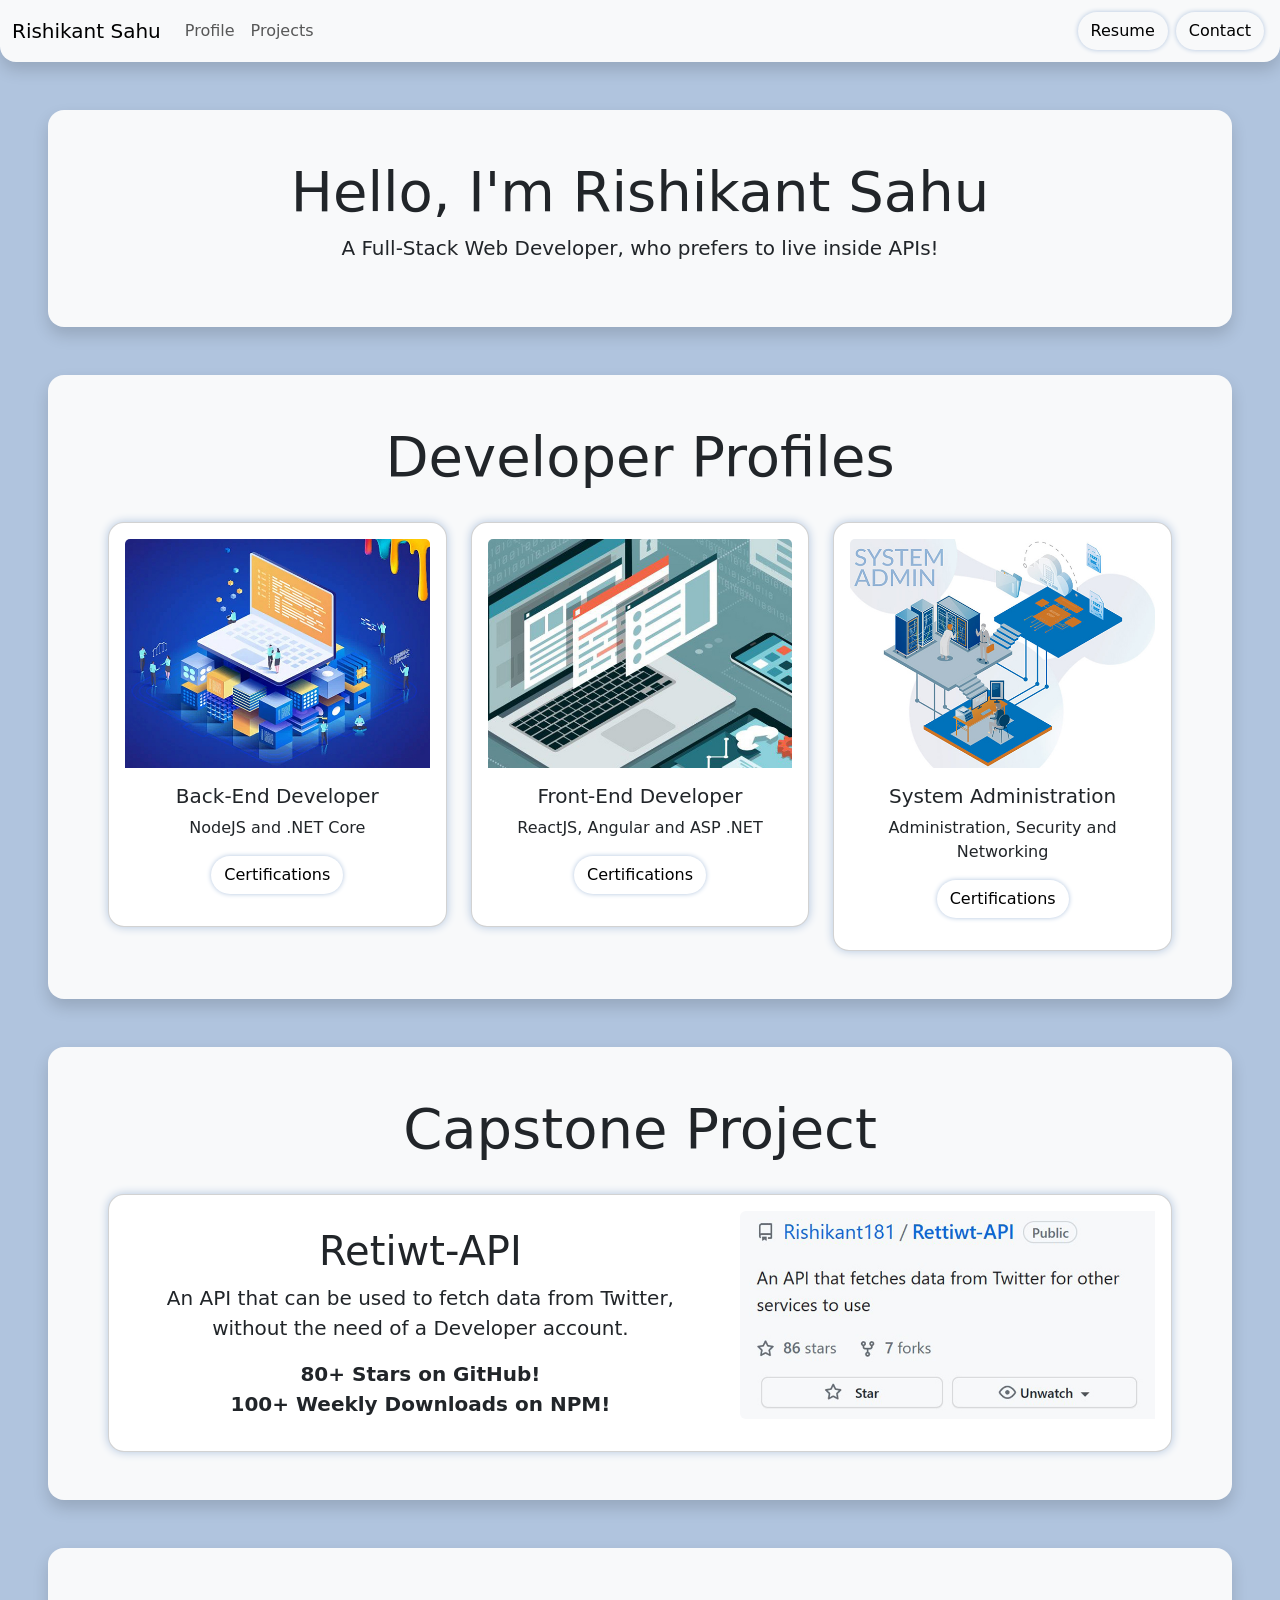
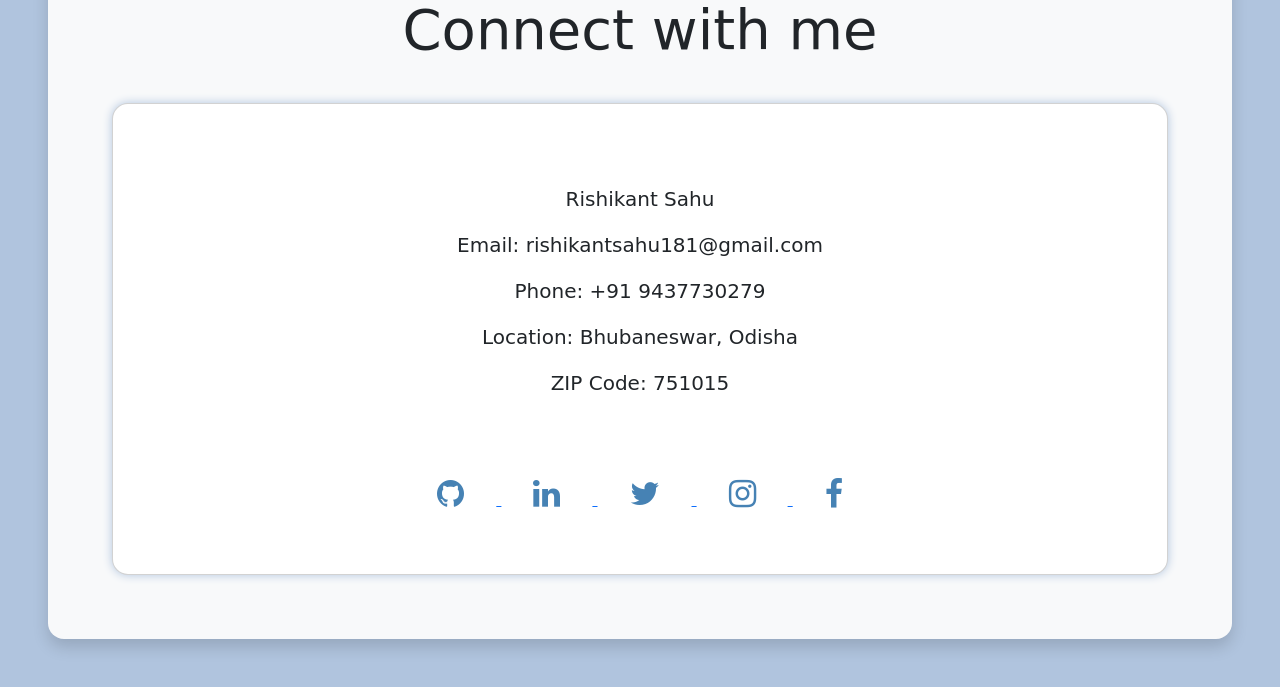
<file: index.html>
<!DOCTYPE html>
<html>
	<head>
		<meta
			name="viewport"
			content="width=device-width, initial-scale=1"
		/>
		<title>Rishikant Sahu</title>
		<link
			href="https://cdn.jsdelivr.net/npm/bootstrap@5.3.0-alpha3/dist/css/bootstrap.min.css"
			rel="stylesheet"
			integrity="sha384-KK94CHFLLe+nY2dmCWGMq91rCGa5gtU4mk92HdvYe+M/SXH301p5ILy+dN9+nJOZ"
			crossorigin="anonymous"
		/>
		<link
			rel="stylesheet"
			href="https://cdnjs.cloudflare.com/ajax/libs/font-awesome/4.7.0/css/font-awesome.min.css"
		/>
		<link
			rel="stylesheet"
			href="./styles/global.css"
		/>
	</head>
	<body>
		<!-- NAVBAR -->
		<nav class="navbar navbar-expand-lg bg-light sticky-top rounded-bottom-4 shadow">
			<div class="container-fluid">
				<div class="collapse navbar-collapse">
					<!-- NAVBAR BRAND -->
					<a
						class="navbar-brand"
						href="#intro"
						>Rishikant Sahu</a
					>

					<!-- NAVBAR LINKS -->
					<ul class="navbar-nav me-auto">
						<!-- HOME -->
						<li class="nav-item">
							<a
								class="nav-link"
								aria-current="page"
								href="#profile"
								>Profile</a
							>
						</li>
						<!-- OTHERS -->
						<li class="nav-item">
							<a
								class="nav-link"
								href="#projects"
								>Projects</a
							>
						</li>
					</ul>

					<!-- RESUME BUTTON -->
					<a href="https://www.linkedin.com/in/rishikant-sahu-424663203/">
						<button
							class="btn m-1"
							type="submit"
						>
							Resume
						</button>
					</a>

					<!-- CONTACT BUTTON -->
					<a href="#contact">
						<button
							class="btn m-1"
							type="submit"
						>
							Contact
						</button>
					</a>
				</div>
			</div>
		</nav>

		<!-- INTRODUCTION JUMBOTRON -->
		<div
			class="p-5 bg-light m-5 rounded-4 shadow"
			id="intro"
		>
			<div class="text-center">
				<!-- TITLE -->
				<h1 class="display-4">Hello, I'm Rishikant Sahu</h1>

				<!-- DESCRIPTION -->
				<p class="lead">A Full-Stack Web Developer, who prefers to live inside APIs!</p>
			</div>
		</div>

		<!-- DEVELOPER PROFILE SECTION -->
		<div
			class="row bg-light rounded-4 p-5 m-5 text-center shadow"
			id="profile"
		>
			<!-- TITLE -->
			<div class="col-12 mb-4">
				<h1 class="display-4">Developer Profiles</h1>
			</div>

			<!-- BACKEND DEVELOPER -->
			<div class="col-4">
				<div class="card card-zoom">
					<!-- CARD IMAGE -->
					<img
						src="./assets/card/backend-card.jpg"
						class="card-img-top"
						alt="..."
					/>

					<!-- CARD BODY -->
					<div class="card-body">
						<!-- TITLE -->
						<h5 class="card-title">Back-End Developer</h5>

						<!-- DESCRIPTION -->
						<p class="card-text">NodeJS and .NET Core</p>

						<!-- BUTTON -->
						<div class="text-center">
							<a href="https://coursera.org/share/c6aca6f543a0584ecb9350e7bc851e24"
								><button class="btn">Certifications</button></a
							>
						</div>
					</div>
				</div>
			</div>

			<!-- FRONTNED DEVELOPER -->
			<div class="col-4">
				<div class="card card-zoom">
					<!-- CARD IMAGE -->
					<img
						src="./assets/card/frontend-card.jpg"
						class="card-img-top"
						alt="..."
					/>

					<!-- CARD BODY -->
					<div class="card-body">
						<!-- TITLE -->
						<h5 class="card-title">Front-End Developer</h5>

						<!-- DESCRIPTION -->
						<p class="card-text">ReactJS, Angular and ASP .NET</p>

						<!-- BUTTON -->
						<div class="text-center">
							<a href="https://coursera.org/share/08399acb52a0695824f539dbc6c20b35"
								><button class="btn">Certifications</button></a
							>
						</div>
					</div>
				</div>
			</div>

			<!-- SYSTEM ADMIN -->
			<div class="col-4">
				<div class="card card-zoom">
					<!-- CARD IMAGE -->
					<img
						src="./assets/card/sysadmin-card.jpg"
						class="card-img-top"
						alt="..."
					/>

					<!-- CARD BODY -->
					<div class="card-body">
						<!-- TITLE -->
						<h5 class="card-title">System Administration</h5>

						<!-- DESCRIPTION -->
						<p class="card-text">Administration, Security and Networking</p>

						<!-- BUTTON -->
						<div class="text-center">
							<a href="https://coursera.org/share/986448b50a8c90f39ac053fd53b4121c"
								><button class="btn">Certifications</button></a
							>
						</div>
					</div>
				</div>
			</div>
		</div>

		<!-- CAPSTONE PROJECT -->
		<div
			class="row bg-light rounded-4 p-5 m-5 text-center shadow"
			id="projects"
		>
			<!-- TITLE -->
			<div class="col-12 mb-4">
				<h1 class="display-4">Capstone Project</h1>
			</div>

			<!-- CAPSTONE PROJECT CARD -->
			<div class="col-12">
				<div class="card card-zoom">
					<div class="row">
						<!-- BODY -->
						<div class="col-7">
							<div class="card-body">
								<!-- TITLE -->
								<h5 class="display-6">Retiwt-API</h5>

								<!-- DESCRIPTION -->
								<p class="card-text lead">
									An API that can be used to fetch data from Twitter, without the need of a Developer
									account.
								</p>

								<!-- HIGHLIGHTS -->
								<p class="card-text lead fw-bold">
									80+ Stars on GitHub! <br />
									100+ Weekly Downloads on NPM!
								</p>
							</div>
						</div>

						<!-- IMAGE -->
						<div class="col-5">
							<a href="https://github.com/Rishikant181/Rettiwt-API">
								<img
									src="./assets/card/rettiwt-api-card.jpg"
									class="img-fluid rounded-start"
									alt="..."
								/>
							</a>
						</div>
					</div>
				</div>
			</div>
		</div>

		<!-- FOOTER -->
		<div
			class="bg-light rounded-4 m-5 p-5 text-center shadow"
			id="contact"
		>
			<!-- TITLE -->
			<div class="mb-4">
				<h1 class="display-4">Connect with me</h1>
			</div>

			<!-- CONTACT DETAILS -->
			<div class="row">
				<!-- CONTACT CARD -->
				<div class="col-12">
					<div class="card m-3 card-zoom">
						<!-- BODY -->
						<div class="card-body">
							<!-- CONTENT -->
							<div class="m-5">
								<p class="text-center lead">Rishikant Sahu</p>
								<p class="text-center lead">Email: rishikantsahu181@gmail.com</p>
								<p class="text-center lead">Phone: +91 9437730279</p>
								<p class="text-center lead">Location: Bhubaneswar, Odisha</p>
								<p class="text-center lead">ZIP Code: 751015</p>
							</div>

							<!-- SOCIAL -->
							<a href="https://www.github.com/Rishikant181">
								<p class="m-3 fa fa-2x fa-github fa-zoom"></p>
							</a>
							<a href="https://www.linkedin.com/in/rishikant-sahu-424663203/">
								<p class="m-3 fa fa-2x fa-linkedin fa-zoom"></p>
							</a>
							<a href="https://twitter.com/negmatico">
								<p class="m-3 fa fa-2x fa-twitter fa-zoom"></p>
							</a>
							<a href="https://www.instagram.com/negmatico/">
								<p class="m-3 fa fa-2x fa-instagram fa-zoom"></p>
							</a>
							<a href="https://www.facebook.com/rishikant.sahu.94">
								<p class="m-3 fa fa-2x fa-facebook fa-zoom"></p>
							</a>
						</div>
					</div>
				</div>
			</div>
		</div>

		<script
			src="https://cdn.jsdelivr.net/npm/bootstrap@5.3.0-alpha3/dist/js/bootstrap.bundle.min.js"
			integrity="sha384-ENjdO4Dr2bkBIFxQpeoTz1HIcje39Wm4jDKdf19U8gI4ddQ3GYNS7NTKfAdVQSZe"
			crossorigin="anonymous"
		></script>
	</body>
</html>
</file>
<file: styles/global.css>
@import './card.css';
@import './button.css';
@import './icons.css';

body {
	background-color: lightsteelblue;
}

shadow {
	box-shadow: 0px 0px 50px steelblue;
}
</file>
